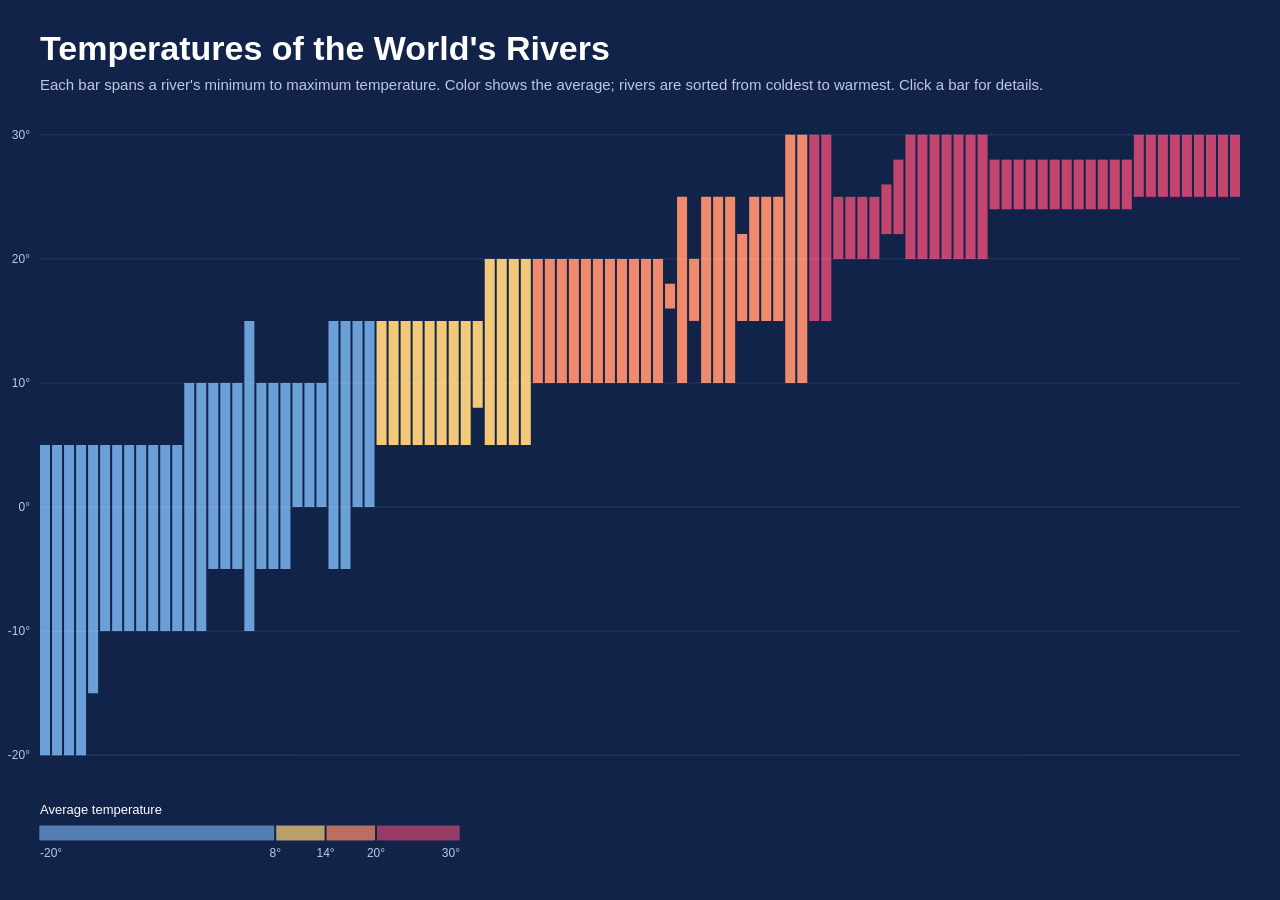
<file: index.html>
<!DOCTYPE html>
<html lang="en">
<head>
  <meta charset="utf-8" />
  <meta name="viewport" content="width=device-width, initial-scale=1.0" />
  <title>Temperatures of the World's Rivers</title>
  <link rel="stylesheet" type="text/css" href="style.css" />
  <script src="libraries/p5.min.js"></script>
  <script src="sketch.js"></script>
</head>
<body>
</body>
</html>
</file>
<file: style.css>
html, body {
  margin: 0;
  padding: 0;
  width: 100%;
  height: 100%;
  overflow: hidden;
  background: #12234a;
}

canvas {
  display: block;
}

a {
  font-family: Helvetica, Arial, sans-serif;
  font-size: 13px;
  color: #bec8e1;
  text-decoration: none;
}

a:hover {
  color: #ffffff;
}
</file>
